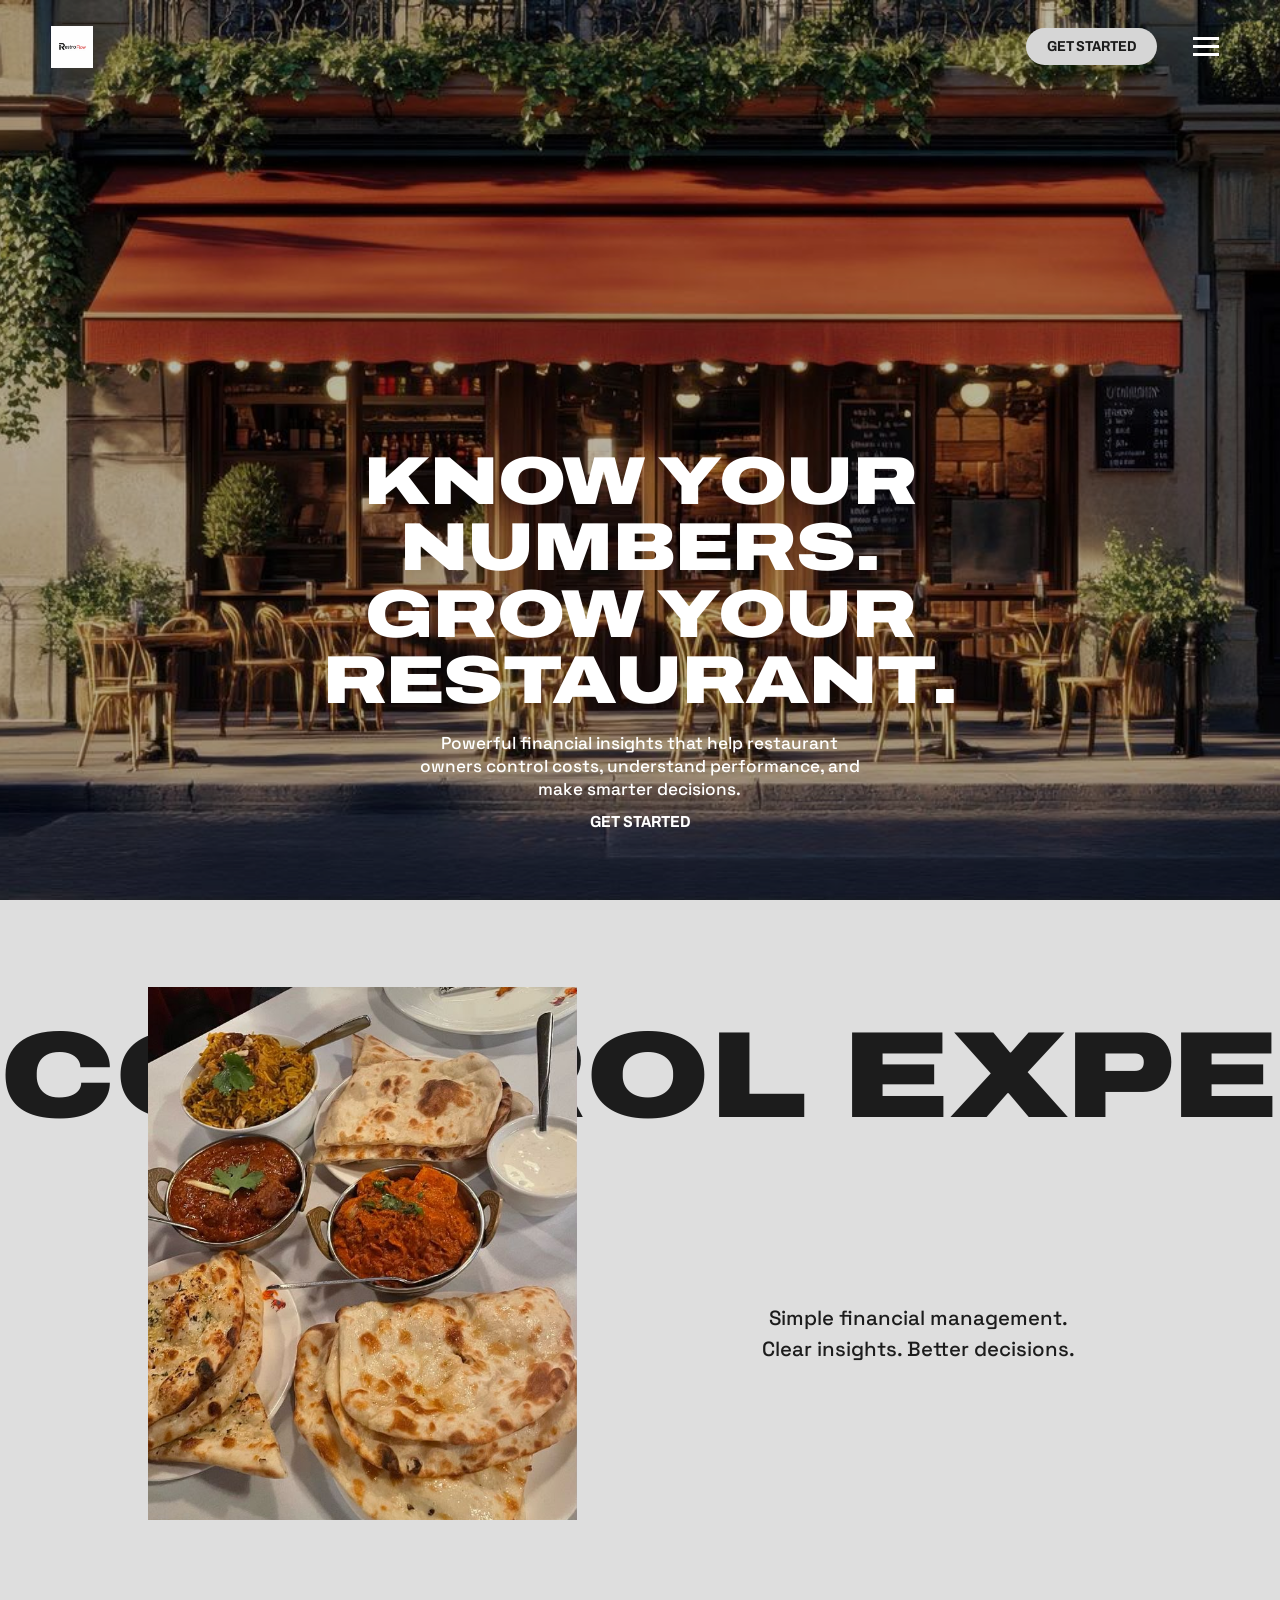
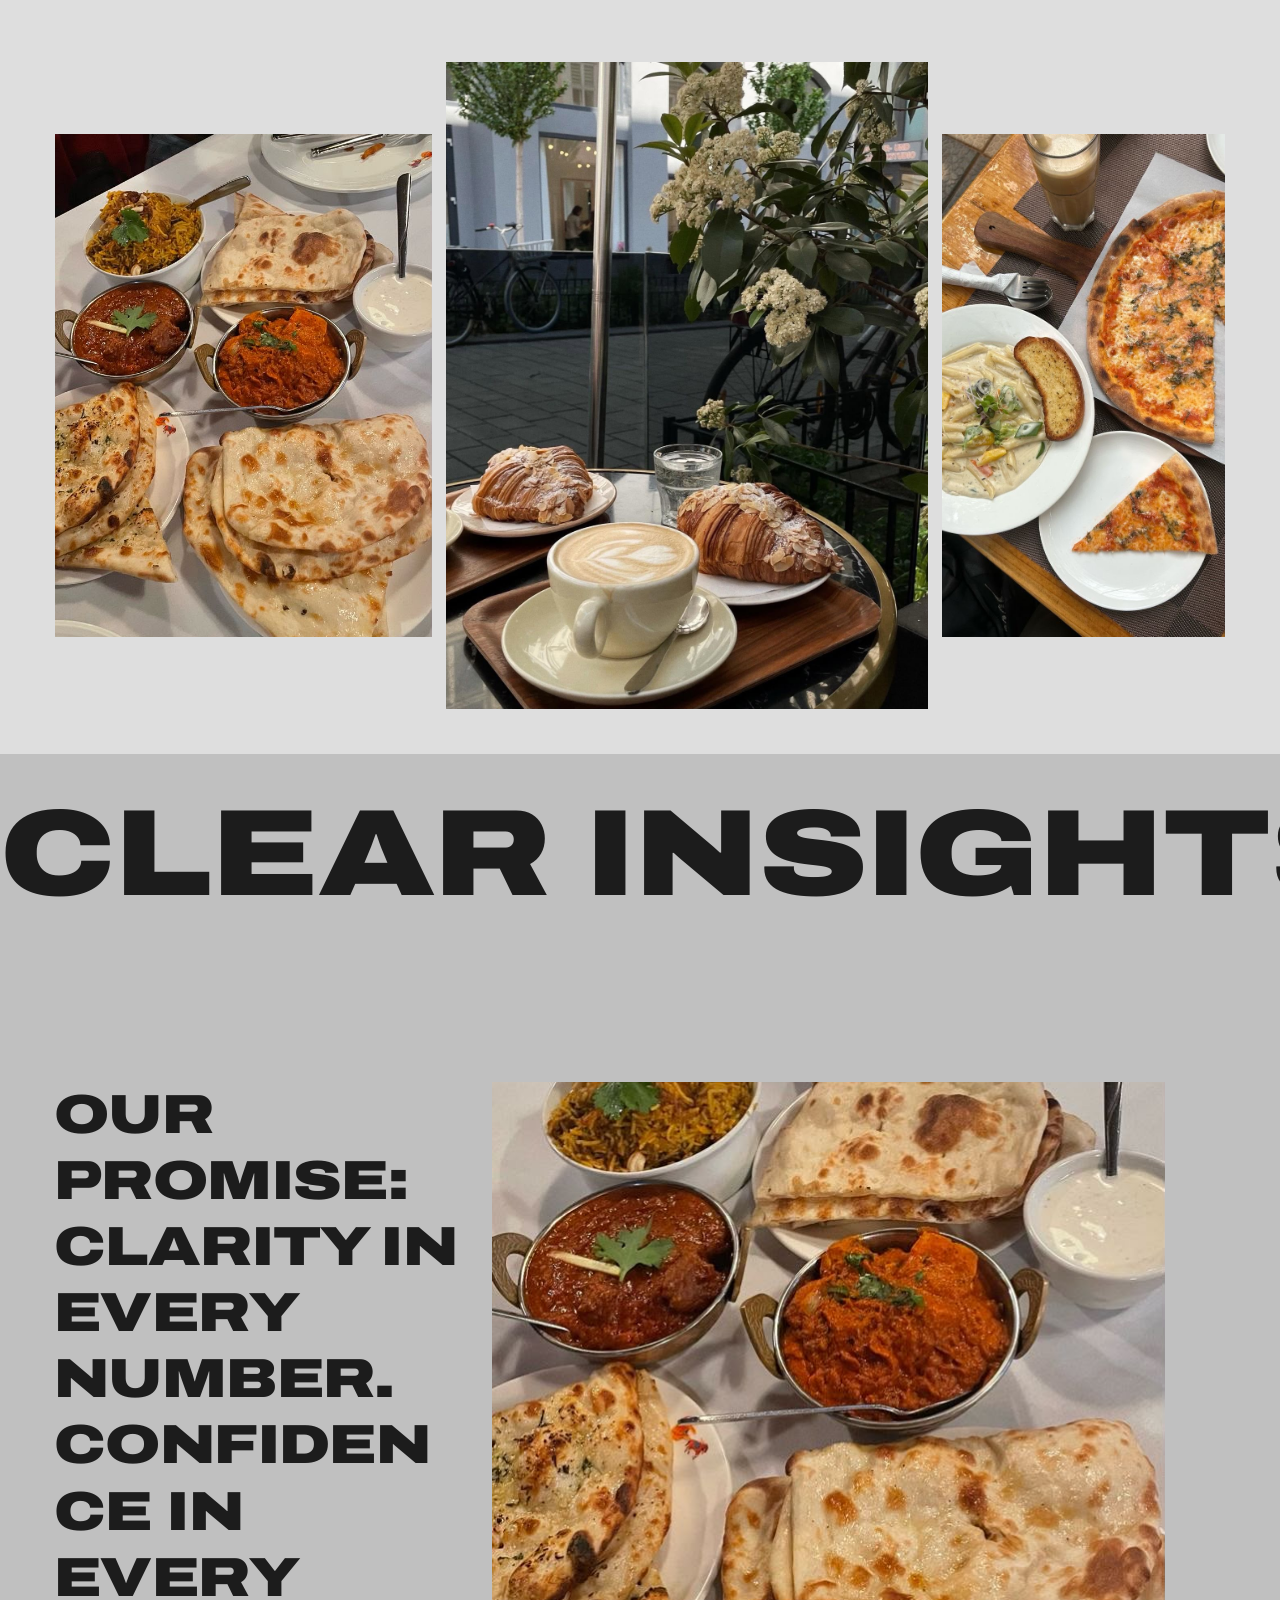
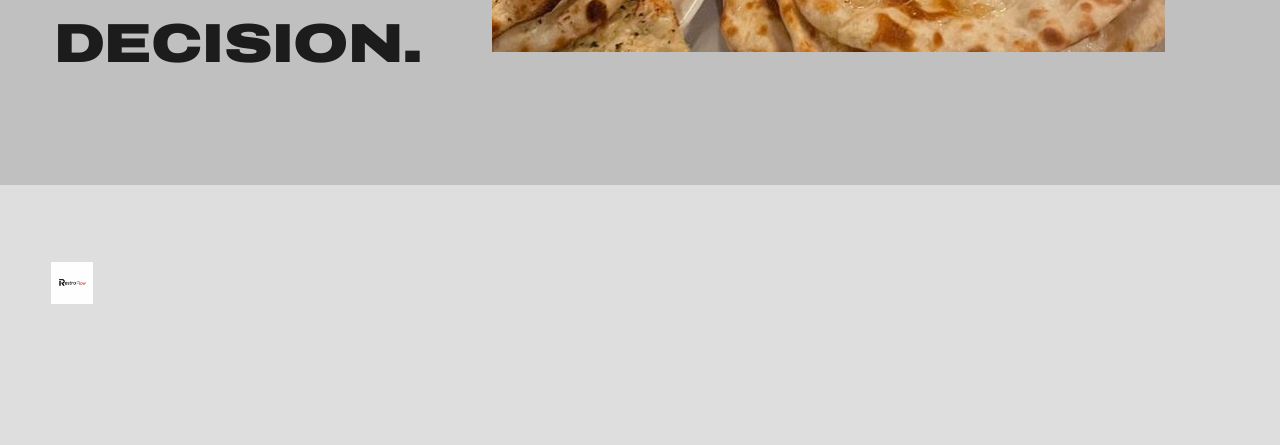
<file: index.html>
<!DOCTYPE html>
<html lang="en">
<head>
  <meta charset="UTF-8">
  <meta name="viewport" content="width=device-width, initial-scale=1">

  <title>RestroFlow</title>

  <link rel="preconnect" href="https://fonts.googleapis.com">
  <link rel="preconnect" href="https://fonts.gstatic.com" crossorigin>

  <link
    href="https://fonts.googleapis.com/css2?family=Archivo:wdth,wght@62..125,100..900&family=Space+Grotesk:wght@400;500;700&display=swap"
    rel="stylesheet"
  >

  <link rel="stylesheet" href="css/global.css">
  <link rel="stylesheet" href="css/layout.css">
  <link rel="stylesheet" href="css/components.css">
  <link rel="stylesheet" href="css/landing.css">

  <script defer src="js/ui.js"></script>
  <script defer src="js/navigation.js"></script>
  <script defer src="js/app.js"></script>
</head>

<body data-page="home" data-root="" data-header="overlay">

  <header id="site-header" class="site-header"></header>

  <main>

    <!-- HERO -->
    <section class="hero">

      <img
        class="hero__bg"
        src="assets/images/hero-restaurant.jpg"
        alt="Restaurant storefront"
      >

      <div class="hero__content">

        <h1 class="display">
          Know your numbers. Grow your restaurant.
        </h1>

        <p>
          Powerful financial insights that help restaurant owners control
          costs, understand performance, and make smarter decisions.
        </p>

        <a class="btn btn--primary" href="pages/dashboard.html">
          Get Started
        </a>

      </div>
    </section>


    <!-- FEATURE -->
    <section class="feature">

      <div class="marquee display" aria-hidden="true">
        <div class="marquee__track">

          <span class="marquee__item">Control Expenses</span>
          <span class="marquee__item">Control Expenses</span>
          <span class="marquee__item">Control Expenses</span>
          <span class="marquee__item">Control Expenses</span>

          <span class="marquee__item">Control Expenses</span>
          <span class="marquee__item">Control Expenses</span>
          <span class="marquee__item">Control Expenses</span>
          <span class="marquee__item">Control Expenses</span>

        </div>
      </div>

      <div class="feature__img">
        <img
          src="assets/images/food-indian.jpg"
          alt="Indian food served in a restaurant"
        >
      </div>

      <p class="feature__copy">
        Simple financial management.<br>
        Clear insights. Better decisions.
      </p>

    </section>


    <!-- GALLERY -->
    <section class="gallery" aria-label="Restaurant food gallery">

      <figure>
        <img
          src="assets/images/food-indian.jpg"
          alt="Indian food"
        >
      </figure>

      <figure>
        <img
          src="assets/images/coffee-croissant.jpg"
          alt="Coffee and croissant"
        >
      </figure>

      <figure>
        <img
          src="assets/images/pizza-pasta.jpg"
          alt="Pizza and pasta"
        >
      </figure>

    </section>


    <!-- BAND -->
    <section class="band-text">

      <div class="marquee display" aria-hidden="true">

        <div class="marquee__track">

          <span class="marquee__item">
            Clear insights • Smarter decisions •
          </span>

          <span class="marquee__item">
            Clear insights • Smarter decisions •
          </span>

          <span class="marquee__item">
            Clear insights • Smarter decisions •
          </span>

          <span class="marquee__item">
            Clear insights • Smarter decisions •
          </span>

        </div>

      </div>

    </section>


    <!-- PROMISE -->
    <section class="promise">

      <div class="promise__grid">

        <h2 class="display">
          Our promise: clarity in every number.
          Confidence in every decision.
        </h2>

        <div class="promise__img">

          <img
            src="assets/images/food-indian.jpg"
            alt="Indian food"
          >

        </div>

      </div>

    </section>

  </main>


  <footer id="site-footer" class="site-footer"></footer>

</body>
</html>
</file>
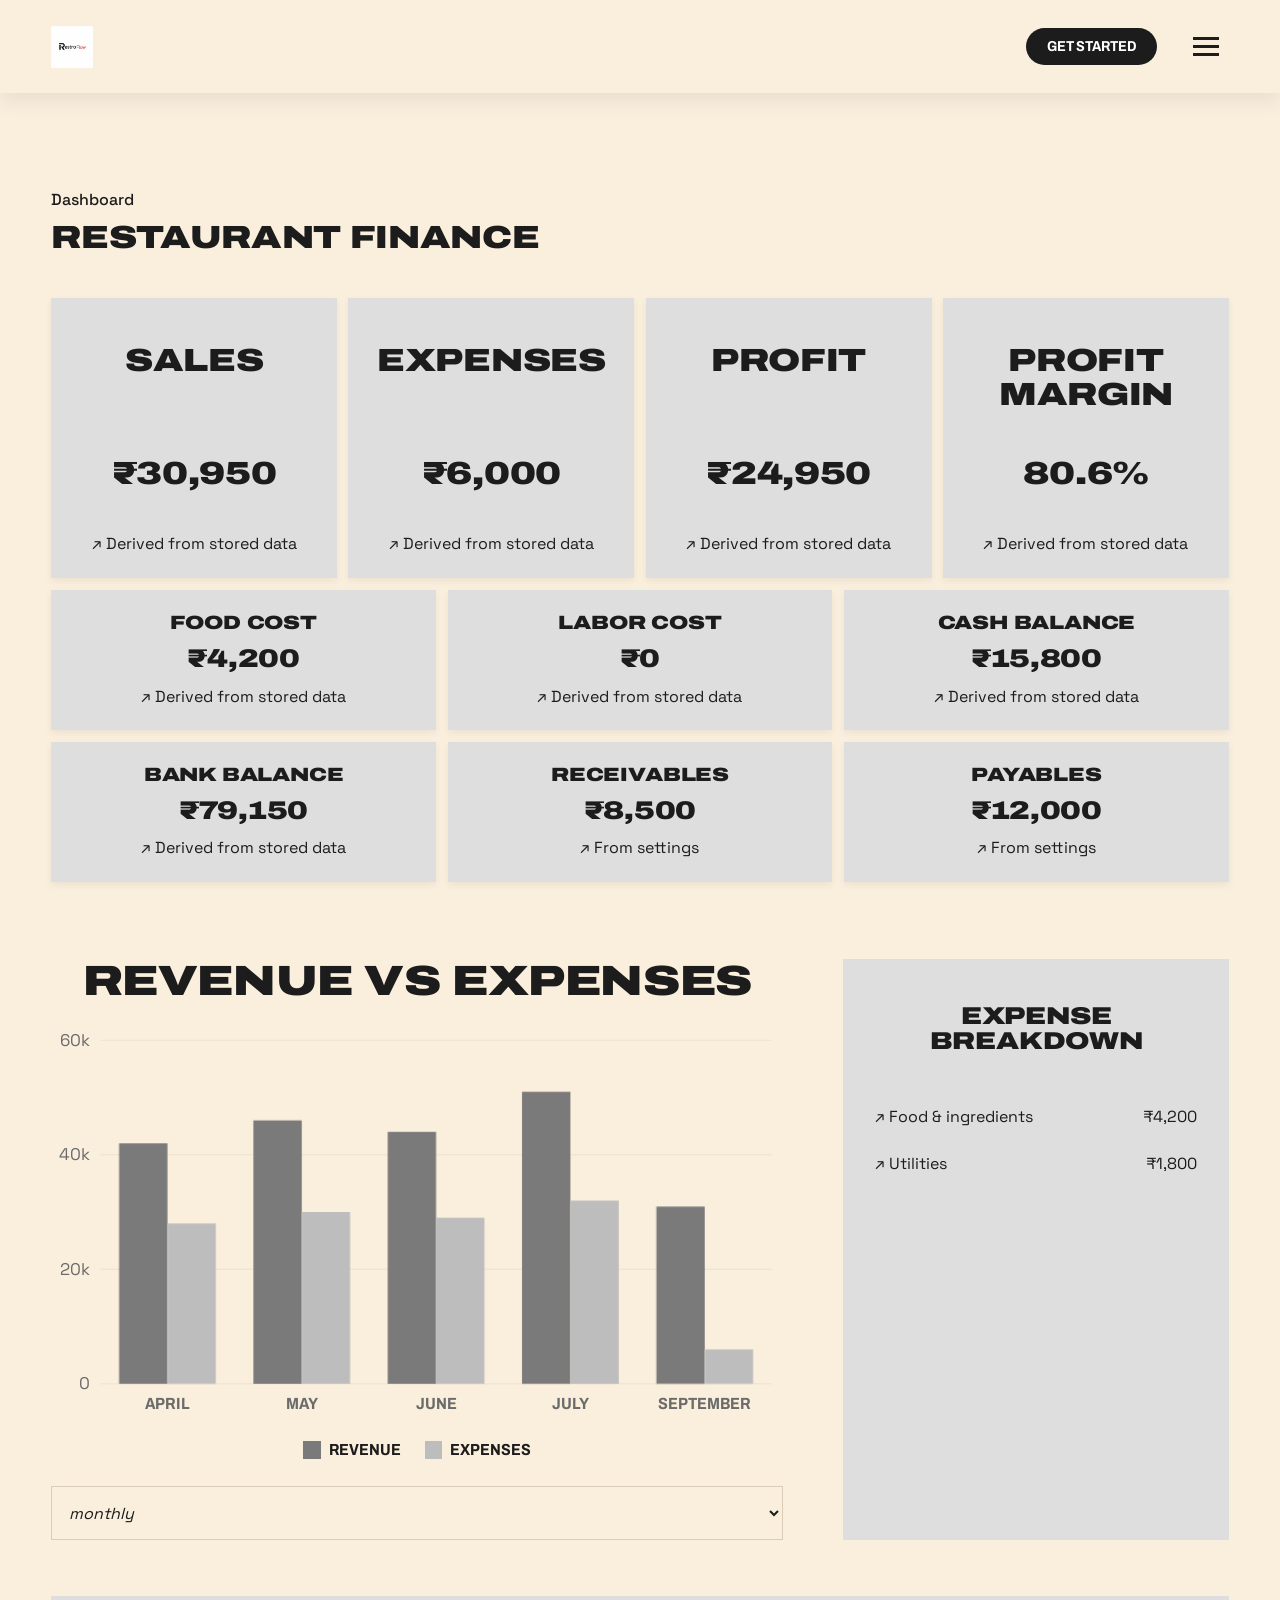
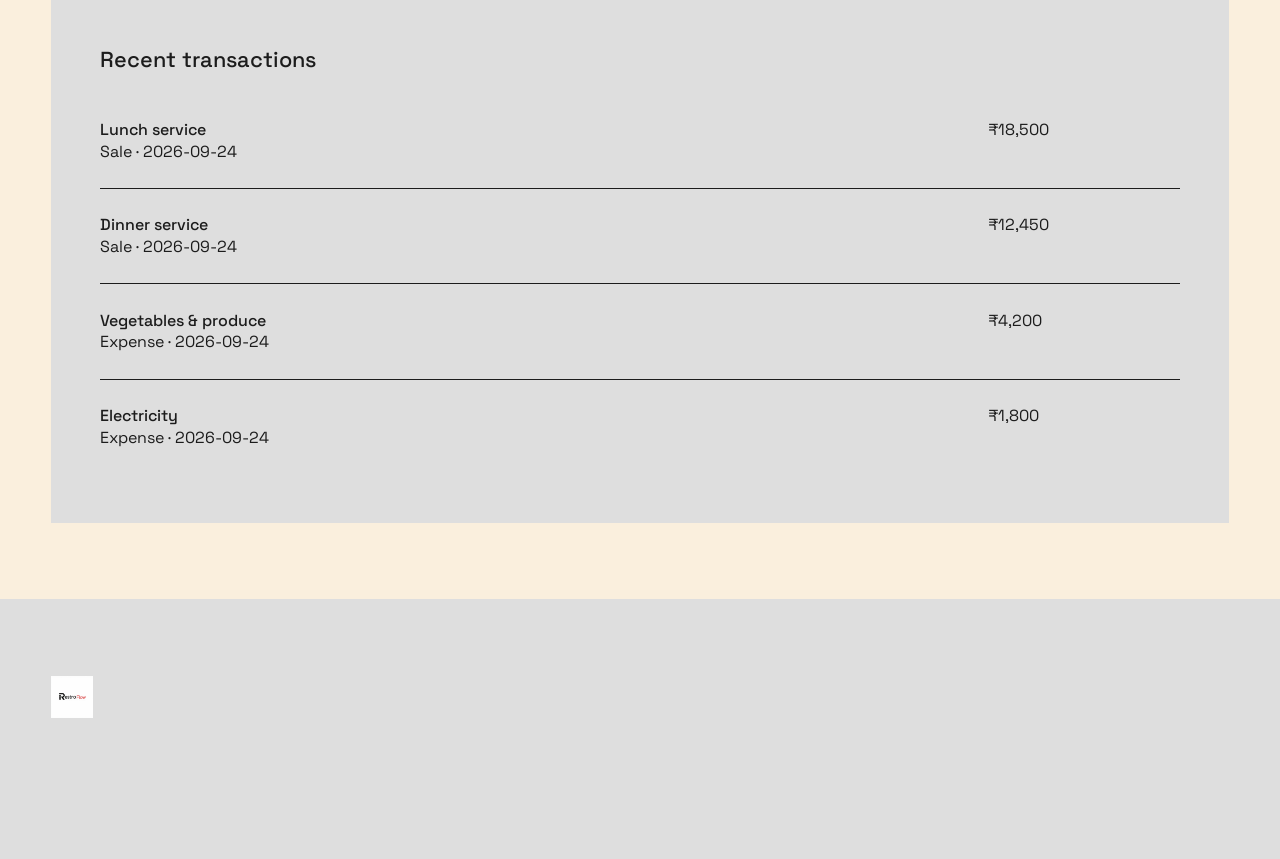
<file: pages/dashboard.html>
<!DOCTYPE html>
<html lang="en">
<head>
  <meta charset="UTF-8">
  <meta name="viewport" content="width=device-width, initial-scale=1">
  <title>DASHBOARD — RestoFlow</title>
  <link rel="preconnect" href="https://fonts.googleapis.com">
  <link rel="preconnect" href="https://fonts.gstatic.com" crossorigin>
  <link href="https://fonts.googleapis.com/css2?family=Archivo:wdth,wght@62..125,100..900&family=Space+Grotesk:wght@400;500;700&display=swap" rel="stylesheet">
  <link rel="stylesheet" href="../css/global.css">
  <link rel="stylesheet" href="../css/layout.css">
  <link rel="stylesheet" href="../css/components.css">
  <link rel="stylesheet" href="../css/dashboard.css">
  <script defer src="../data/demo-data.js"></script>
  <script defer src="../js/api.js"></script>
  <script defer src="../js/calc.js"></script>
  <script defer src="../js/ui.js"></script>
  <script defer src="../js/navigation.js"></script>
  <script defer src="../js/app.js"></script>
  <script defer src="../js/dashboard.js"></script>
</head>
<body data-page="dashboard" data-root="../">
  <header id="site-header" class="site-header"></header>

  <main class="page">
  <p class="eyebrow">Dashboard</p>
  <h1 class="display">Restaurant Finance</h1>

    <section id="kpi-main" class="stat-grid" aria-label="Key figures"><p class="loading">Loading…</p></section>
    <section id="kpi-more" class="stat-grid stat-grid--small" aria-label="More figures"></section>

    <div class="chart-row">
      <section aria-label="Revenue versus expenses">
        <h2 class="display chart-title">Revenue vs Expenses</h2>
        <div id="chart" role="img" aria-label="Bar chart comparing revenue and expenses"></div>
        <ul class="legend">
          <li><i class="l-rev"></i>Revenue</li>
          <li><i class="l-exp"></i>Expenses</li>
        </ul>
        <label class="visually-hidden" for="period">Chart period</label>
        <select id="period" class="input input--period">
          <option value="monthly">monthly</option>
          <option value="quarterly">quarterly</option>
        </select>
      </section>

      <aside class="panel" aria-label="Expense breakdown">
        <h2 class="display panel-title">Expense breakdown</h2>
        <ul id="breakdown-list" class="breakdown"></ul>
      </aside>
    </div>

    <section class="data-card txn-card" aria-label="Recent transactions">
      <h2 class="txn-title">Recent transactions</h2>
      <ul id="txn-list"></ul>
    </section>
  </main>

  <footer id="site-footer" class="site-footer"></footer>
</body>
</html>
</file>
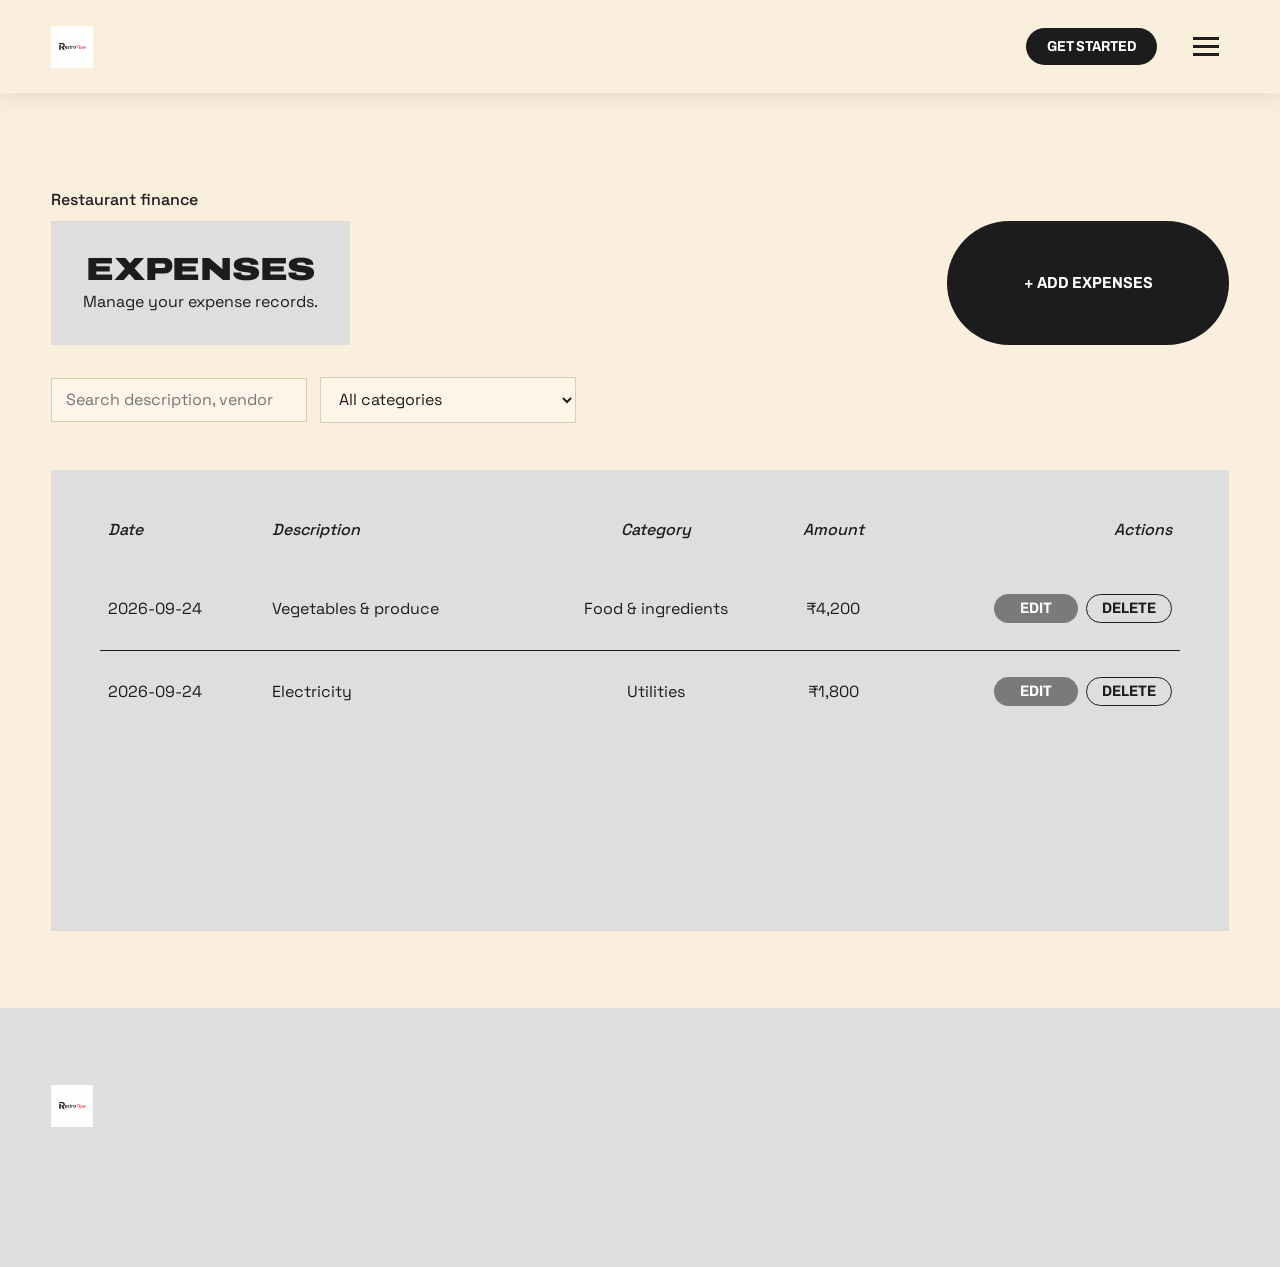
<file: pages/expenses.html>
<!DOCTYPE html>
<html lang="en">
<head>
  <meta charset="UTF-8">
  <meta name="viewport" content="width=device-width, initial-scale=1">
  <title>EXPENSES — RestoFlow</title>
  <link rel="preconnect" href="https://fonts.googleapis.com">
  <link rel="preconnect" href="https://fonts.gstatic.com" crossorigin>
  <link href="https://fonts.googleapis.com/css2?family=Archivo:wdth,wght@62..125,100..900&family=Space+Grotesk:wght@400;500;700&display=swap" rel="stylesheet">
  <link rel="stylesheet" href="../css/global.css">
  <link rel="stylesheet" href="../css/layout.css">
  <link rel="stylesheet" href="../css/components.css">
  <link rel="stylesheet" href="../css/pages.css">
  <script defer src="../data/demo-data.js"></script>
  <script defer src="../js/api.js"></script>
  <script defer src="../js/calc.js"></script>
  <script defer src="../js/ui.js"></script>
  <script defer src="../js/navigation.js"></script>
  <script defer src="../js/app.js"></script>
  <script defer src="../js/forms.js"></script>
  <script defer src="../js/expenses.js"></script>
</head>
<body data-page="expenses" data-root="../">
  <header id="site-header" class="site-header"></header>

  <main class="page">
    <p class="eyebrow">Restaurant finance</p>
    <div class="page-head">
      <div class="title-card">
        <h1 class="display">Expenses</h1>
        <p>Manage your expense records.</p>
      </div>
      <button id="add-btn" class="btn btn-dark btn-xl" type="button">+ Add expenses</button>
    </div>

    <div class="toolbar">
      <label class="visually-hidden" for="search">Search expenses</label>
      <input id="search" class="input" type="search" placeholder="Search description, vendor or date…">
      <label class="visually-hidden" for="filter">Filter by category</label>
      <select id="filter" class="input"><option value="all">All categories</option></select>
    </div>

    <section class="data-card data-card--tall" aria-label="Expense records">
      <table class="data-table">
        <thead>
          <tr>
            <th scope="col">Date</th><th scope="col">Description</th>
            <th scope="col" class="cell-center">Category</th><th scope="col" class="cell-center">Amount</th>
            <th scope="col" class="cell-actions">Actions</th>
          </tr>
        </thead>
        <tbody id="expense-body"><tr><td colspan="5" class="empty">Loading…</td></tr></tbody>
      </table>
    </section>
  </main>

  <footer id="site-footer" class="site-footer"></footer>
</body>
</html>
</file>
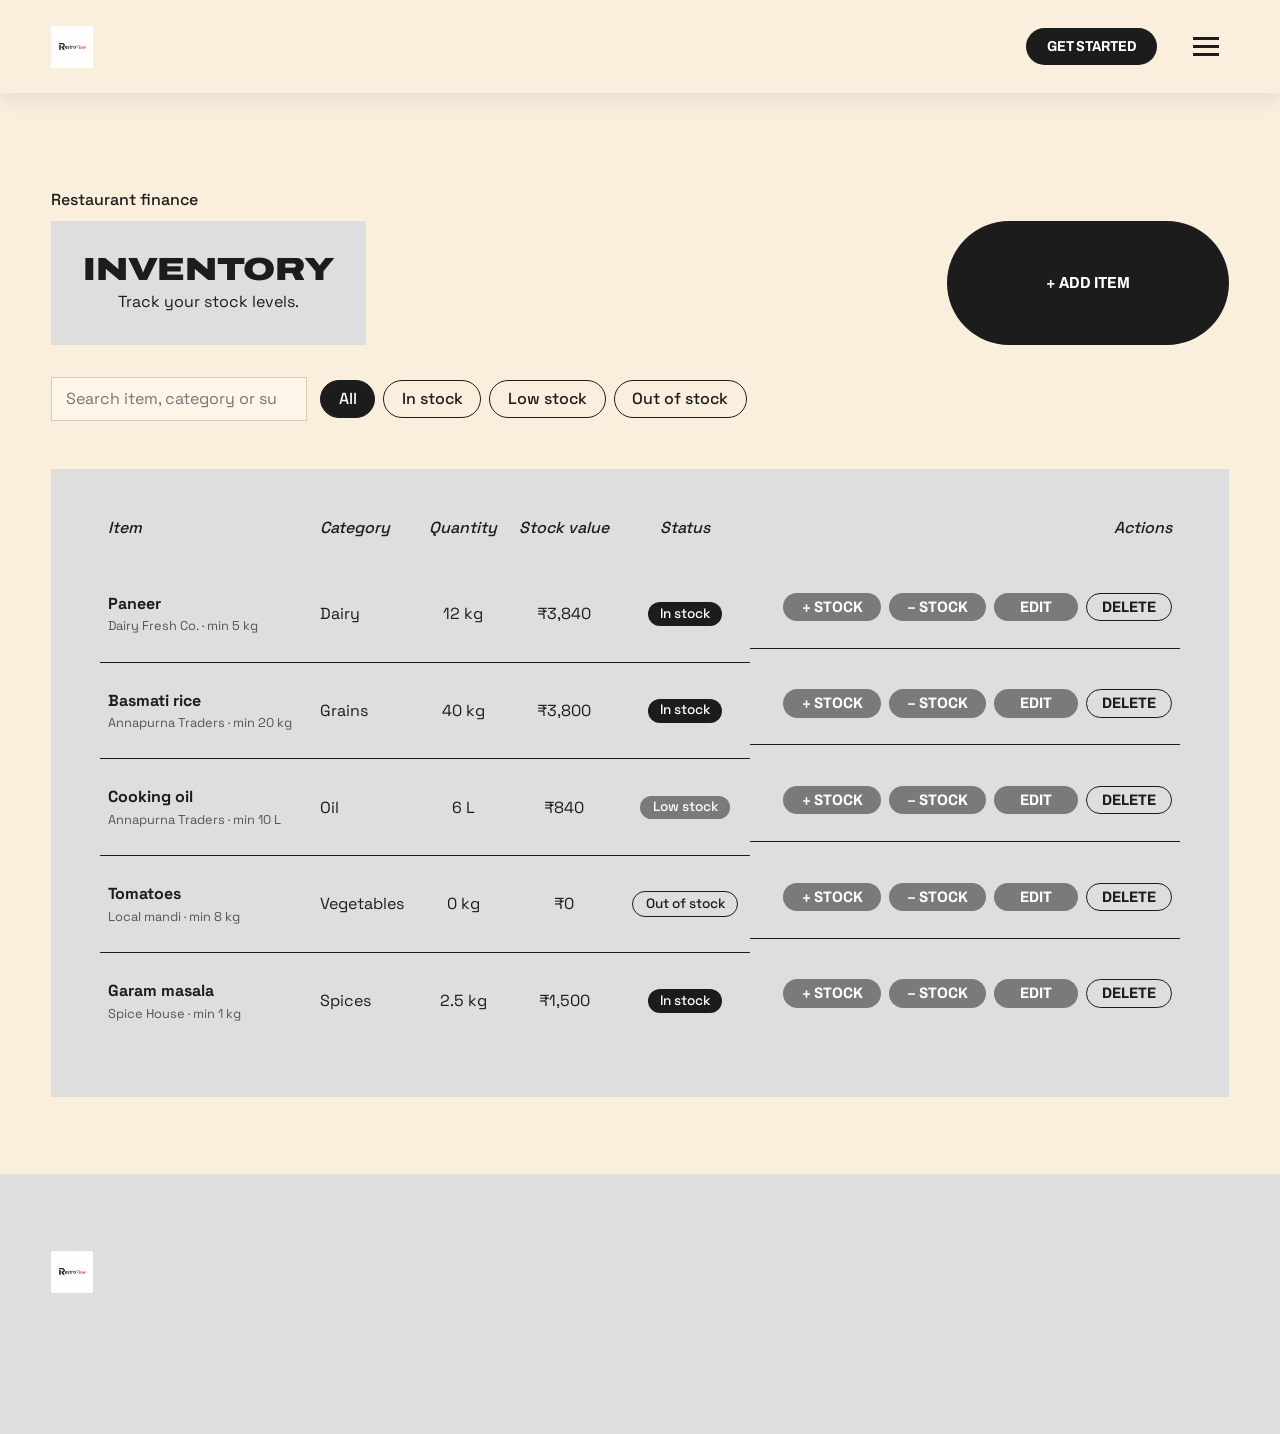
<file: pages/inventory.html>
<!DOCTYPE html>
<html lang="en">
<head>
  <meta charset="UTF-8">
  <meta name="viewport" content="width=device-width, initial-scale=1">
  <title>INVENTORY — RestoFlow</title>
  <link rel="preconnect" href="https://fonts.googleapis.com">
  <link rel="preconnect" href="https://fonts.gstatic.com" crossorigin>
  <link href="https://fonts.googleapis.com/css2?family=Archivo:wdth,wght@62..125,100..900&family=Space+Grotesk:wght@400;500;700&display=swap" rel="stylesheet">
  <link rel="stylesheet" href="../css/global.css">
  <link rel="stylesheet" href="../css/layout.css">
  <link rel="stylesheet" href="../css/components.css">
  <link rel="stylesheet" href="../css/pages.css">
  <script defer src="../data/demo-data.js"></script>
  <script defer src="../js/api.js"></script>
  <script defer src="../js/calc.js"></script>
  <script defer src="../js/ui.js"></script>
  <script defer src="../js/navigation.js"></script>
  <script defer src="../js/app.js"></script>
  <script defer src="../js/inventory.js"></script>
</head>
<body data-page="inventory" data-root="../">
  <header id="site-header" class="site-header"></header>

  <main class="page">
    <p class="eyebrow">Restaurant finance</p>
    <div class="page-head">
      <div class="title-card">
        <h1 class="display">Inventory</h1>
        <p>Track your stock levels.</p>
      </div>
      <button id="add-btn" class="btn btn-dark btn-xl" type="button">+ Add item</button>
    </div>

    <div class="toolbar">
      <label class="visually-hidden" for="search">Search inventory</label>
      <input id="search" class="input" type="search" placeholder="Search item, category or supplier…">
      <div class="tabs" role="group" aria-label="Filter by stock status">
        <button class="tab" type="button" data-tab="all" aria-pressed="true">All</button>
        <button class="tab" type="button" data-tab="in" aria-pressed="false">In stock</button>
        <button class="tab" type="button" data-tab="low" aria-pressed="false">Low stock</button>
        <button class="tab" type="button" data-tab="out" aria-pressed="false">Out of stock</button>
      </div>
    </div>

    <section class="data-card data-card--tall" aria-label="Inventory items">
      <table class="data-table data-table--inventory">
        <thead>
          <tr>
            <th scope="col">Item</th><th scope="col">Category</th>
            <th scope="col" class="cell-center">Quantity</th><th scope="col" class="cell-center">Stock value</th>
            <th scope="col" class="cell-center">Status</th><th scope="col" class="cell-actions">Actions</th>
          </tr>
        </thead>
        <tbody id="inventory-body"><tr><td colspan="6" class="empty">Loading…</td></tr></tbody>
      </table>
    </section>
  </main>

  <footer id="site-footer" class="site-footer"></footer>
</body>
</html>
</file>
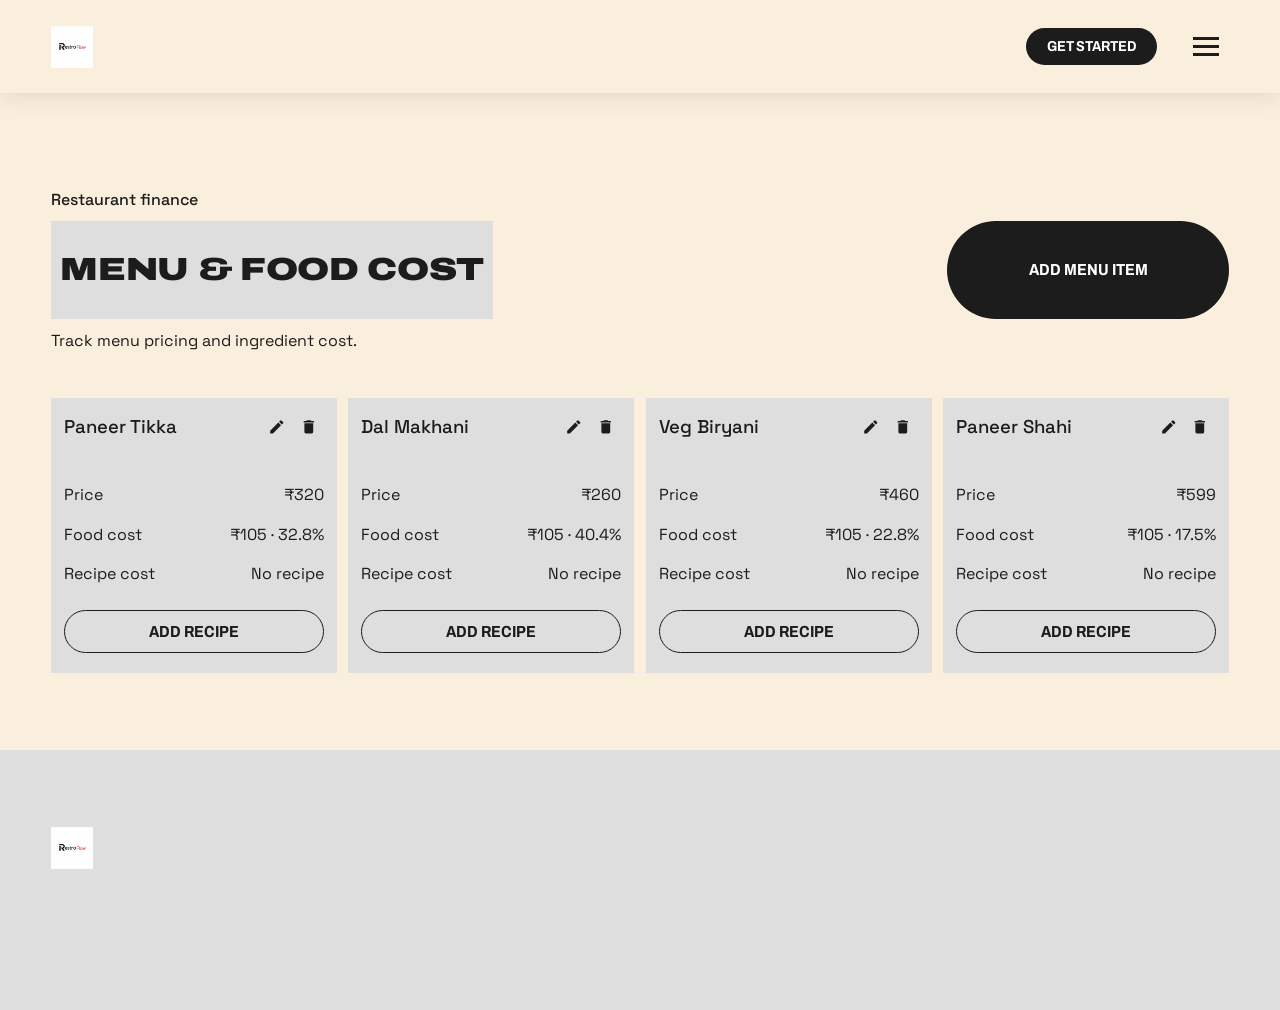
<file: pages/menu-food-cost.html>
<!DOCTYPE html>
<html lang="en">
<head>
  <meta charset="UTF-8">
  <meta name="viewport" content="width=device-width, initial-scale=1">
  <title>MENU &amp; FOOD COST — RestoFlow</title>
  <link rel="preconnect" href="https://fonts.googleapis.com">
  <link rel="preconnect" href="https://fonts.gstatic.com" crossorigin>
  <link href="https://fonts.googleapis.com/css2?family=Archivo:wdth,wght@62..125,100..900&family=Space+Grotesk:wght@400;500;700&display=swap" rel="stylesheet">
  <link rel="stylesheet" href="../css/global.css">
  <link rel="stylesheet" href="../css/layout.css">
  <link rel="stylesheet" href="../css/components.css">
  <link rel="stylesheet" href="../css/pages.css">
  <script defer src="../data/demo-data.js"></script>
  <script defer src="../js/api.js"></script>
  <script defer src="../js/calc.js"></script>
  <script defer src="../js/ui.js"></script>
  <script defer src="../js/navigation.js"></script>
  <script defer src="../js/app.js"></script>
  <script defer src="../js/menu.js"></script>
</head>
<body data-page="menu" data-root="../">
  <header id="site-header" class="site-header"></header>

  <main class="page">
    <p class="eyebrow">Restaurant finance</p>
    <div class="page-head">
      <div class="title-card title-card--left"><h1 class="display">Menu &amp; Food Cost</h1></div>
      <button id="add-btn" class="btn btn-dark btn-xl" type="button">Add menu item</button>
    </div>
    <p class="page-sub">Track menu pricing and ingredient cost.</p>

    <section id="menu-grid" class="menu-grid" aria-label="Menu items"><p class="loading">Loading…</p></section>
  </main>

  <footer id="site-footer" class="site-footer"></footer>
</body>
</html>
</file>
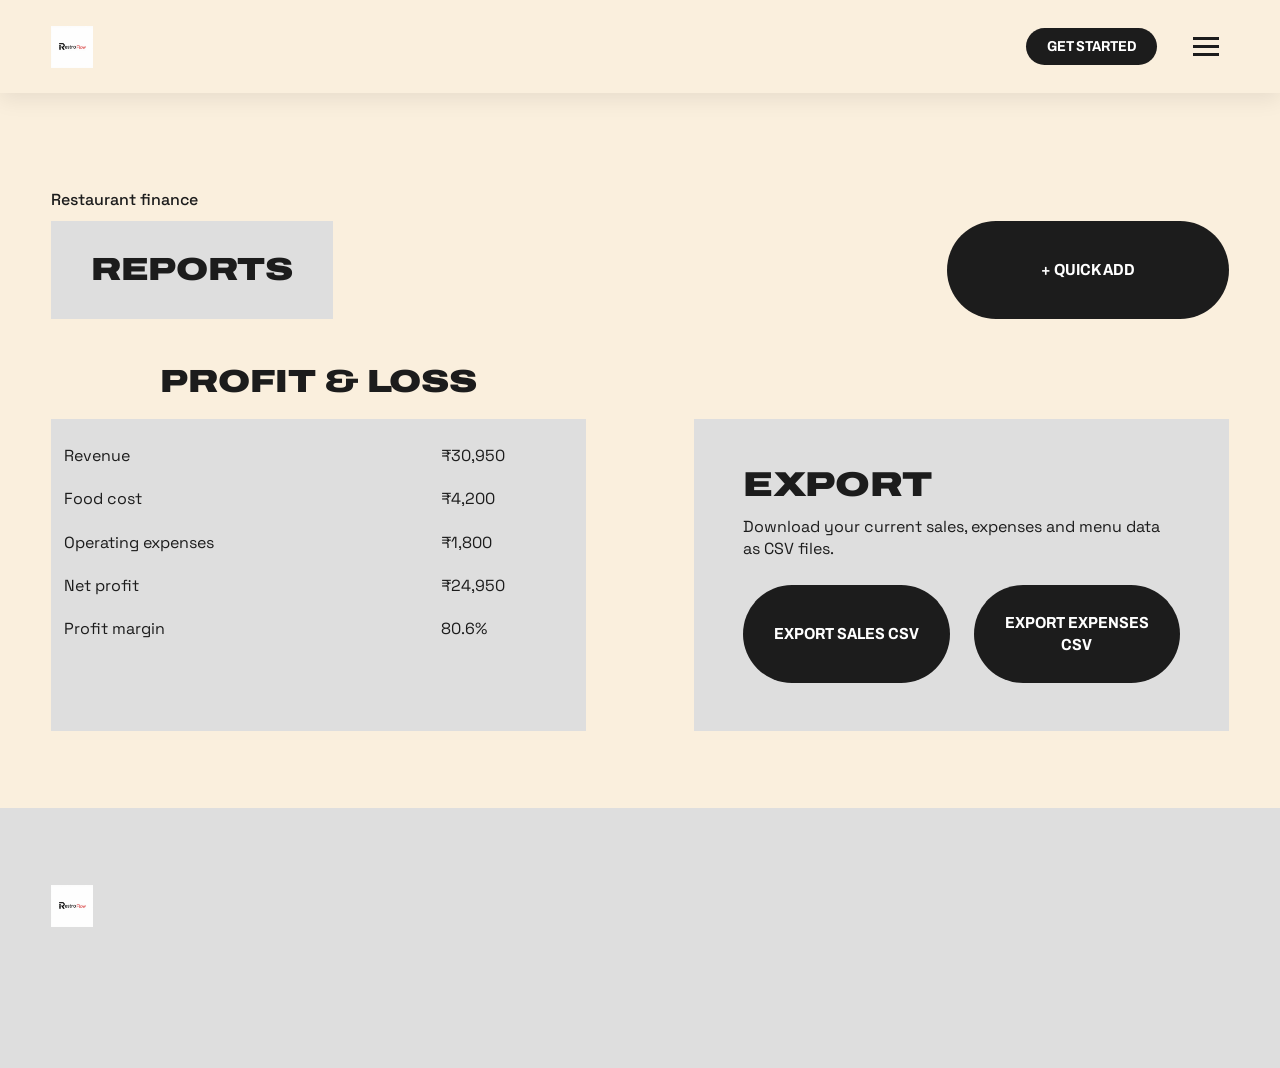
<file: pages/reports.html>
<!DOCTYPE html>
<html lang="en">
<head>
  <meta charset="UTF-8">
  <meta name="viewport" content="width=device-width, initial-scale=1">
  <title>REPORTS — RestoFlow</title>
  <link rel="preconnect" href="https://fonts.googleapis.com">
  <link rel="preconnect" href="https://fonts.gstatic.com" crossorigin>
  <link href="https://fonts.googleapis.com/css2?family=Archivo:wdth,wght@62..125,100..900&family=Space+Grotesk:wght@400;500;700&display=swap" rel="stylesheet">
  <link rel="stylesheet" href="../css/global.css">
  <link rel="stylesheet" href="../css/layout.css">
  <link rel="stylesheet" href="../css/components.css">
  <link rel="stylesheet" href="../css/pages.css">
  <script defer src="../data/demo-data.js"></script>
  <script defer src="../js/api.js"></script>
  <script defer src="../js/calc.js"></script>
  <script defer src="../js/ui.js"></script>
  <script defer src="../js/navigation.js"></script>
  <script defer src="../js/app.js"></script>
  <script defer src="../js/forms.js"></script>
  <script defer src="../js/reports.js"></script>
</head>
<body data-page="reports" data-root="../">
  <header id="site-header" class="site-header"></header>

  <main class="page">
    <p class="eyebrow">Restaurant finance</p>
    <div class="page-head">
      <div class="title-card"><h1 class="display">Reports</h1></div>
      <button id="quick-add" class="btn btn-dark btn-xl" type="button">+ Quick add</button>
    </div>

    <div class="report-grid">
      <h2 class="display report-heading">Profit &amp; Loss</h2>
      <section class="data-card pl-card" aria-label="Profit and loss">
        <dl id="pl-list" class="pl-list"></dl>
      </section>

      <section class="data-card export-card" aria-label="Export">
        <h2 class="display">Export</h2>
        <p>Download your current sales, expenses and menu data as CSV files.</p>
        <div class="export-actions">
          <button id="export-sales" class="btn btn-dark" type="button">Export sales CSV</button>
          <button id="export-expenses" class="btn btn-dark" type="button">Export expenses CSV</button>
        </div>
      </section>
    </div>
  </main>

  <footer id="site-footer" class="site-footer"></footer>
</body>
</html>
</file>
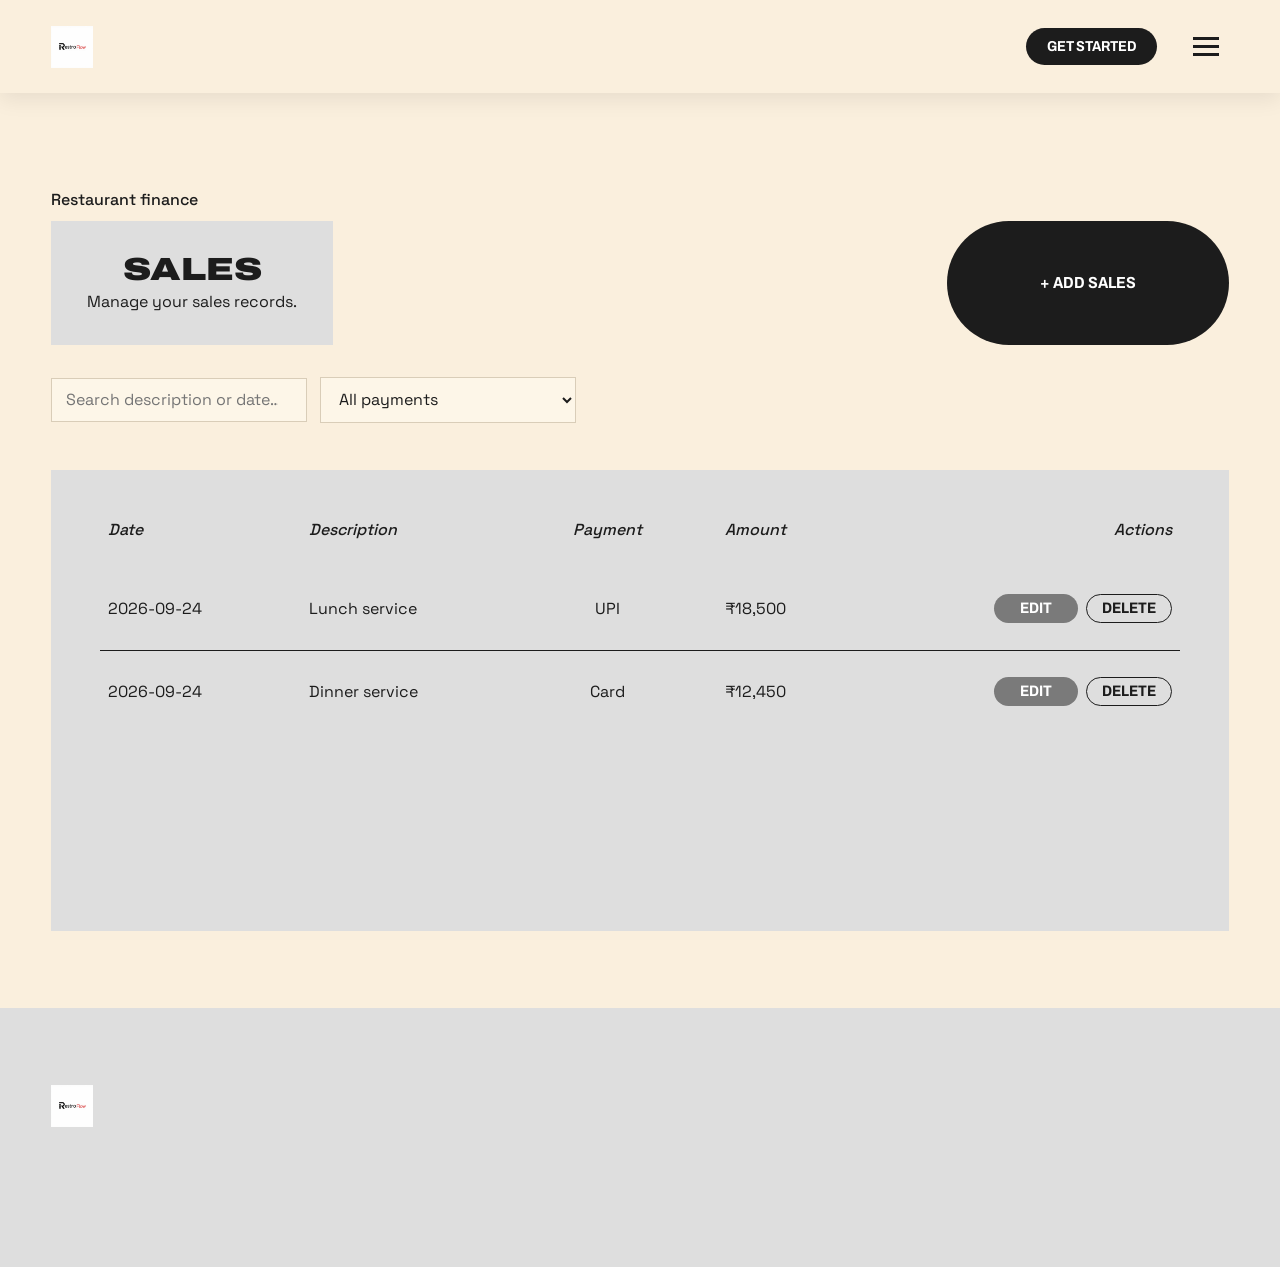
<file: pages/sales.html>
<!DOCTYPE html>
<html lang="en">
<head>
  <meta charset="UTF-8">
  <meta name="viewport" content="width=device-width, initial-scale=1">
  <title>SALES — RestoFlow</title>
  <link rel="preconnect" href="https://fonts.googleapis.com">
  <link rel="preconnect" href="https://fonts.gstatic.com" crossorigin>
  <link href="https://fonts.googleapis.com/css2?family=Archivo:wdth,wght@62..125,100..900&family=Space+Grotesk:wght@400;500;700&display=swap" rel="stylesheet">
  <link rel="stylesheet" href="../css/global.css">
  <link rel="stylesheet" href="../css/layout.css">
  <link rel="stylesheet" href="../css/components.css">
  <link rel="stylesheet" href="../css/pages.css">
  <script defer src="../data/demo-data.js"></script>
  <script defer src="../js/api.js"></script>
  <script defer src="../js/calc.js"></script>
  <script defer src="../js/ui.js"></script>
  <script defer src="../js/navigation.js"></script>
  <script defer src="../js/app.js"></script>
  <script defer src="../js/forms.js"></script>
  <script defer src="../js/sales.js"></script>
</head>
<body data-page="sales" data-root="../">
  <header id="site-header" class="site-header"></header>


  <main class="page">
    <p class="eyebrow">Restaurant finance</p>
    <div class="page-head">
      <div class="title-card">
        <h1 class="display">Sales</h1>
        <p>Manage your sales records.</p>
      </div>
      <button id="add-btn" class="btn btn-dark btn-xl" type="button">+ Add sales</button>
    </div>


    <div class="toolbar">
      <label class="visually-hidden" for="search">Search sales</label>
      <input id="search" class="input" type="search" placeholder="Search description or date…">
      <label class="visually-hidden" for="filter">Filter by payment</label>
      <select id="filter" class="input">
        <option value="all">All payments</option>
        <option>Cash</option><option>UPI</option><option>Card</option><option>Online</option>
      </select>
    </div>


    <section class="data-card data-card--tall" aria-label="Sales records">
      <table class="data-table">
        <thead>
          <tr>
            <th scope="col">Date</th><th scope="col">Description</th>
            <th scope="col" class="cell-center">Payment</th><th scope="col" class="cell-center">Amount</th>
            <th scope="col" class="cell-actions">Actions</th>
          </tr>
        </thead>
        <tbody id="sales-body"><tr><td colspan="5" class="empty">Loading…</td></tr></tbody>
      </table>
    </section>
  </main>


  <footer id="site-footer" class="site-footer"></footer>
</body>
</html>
</file>
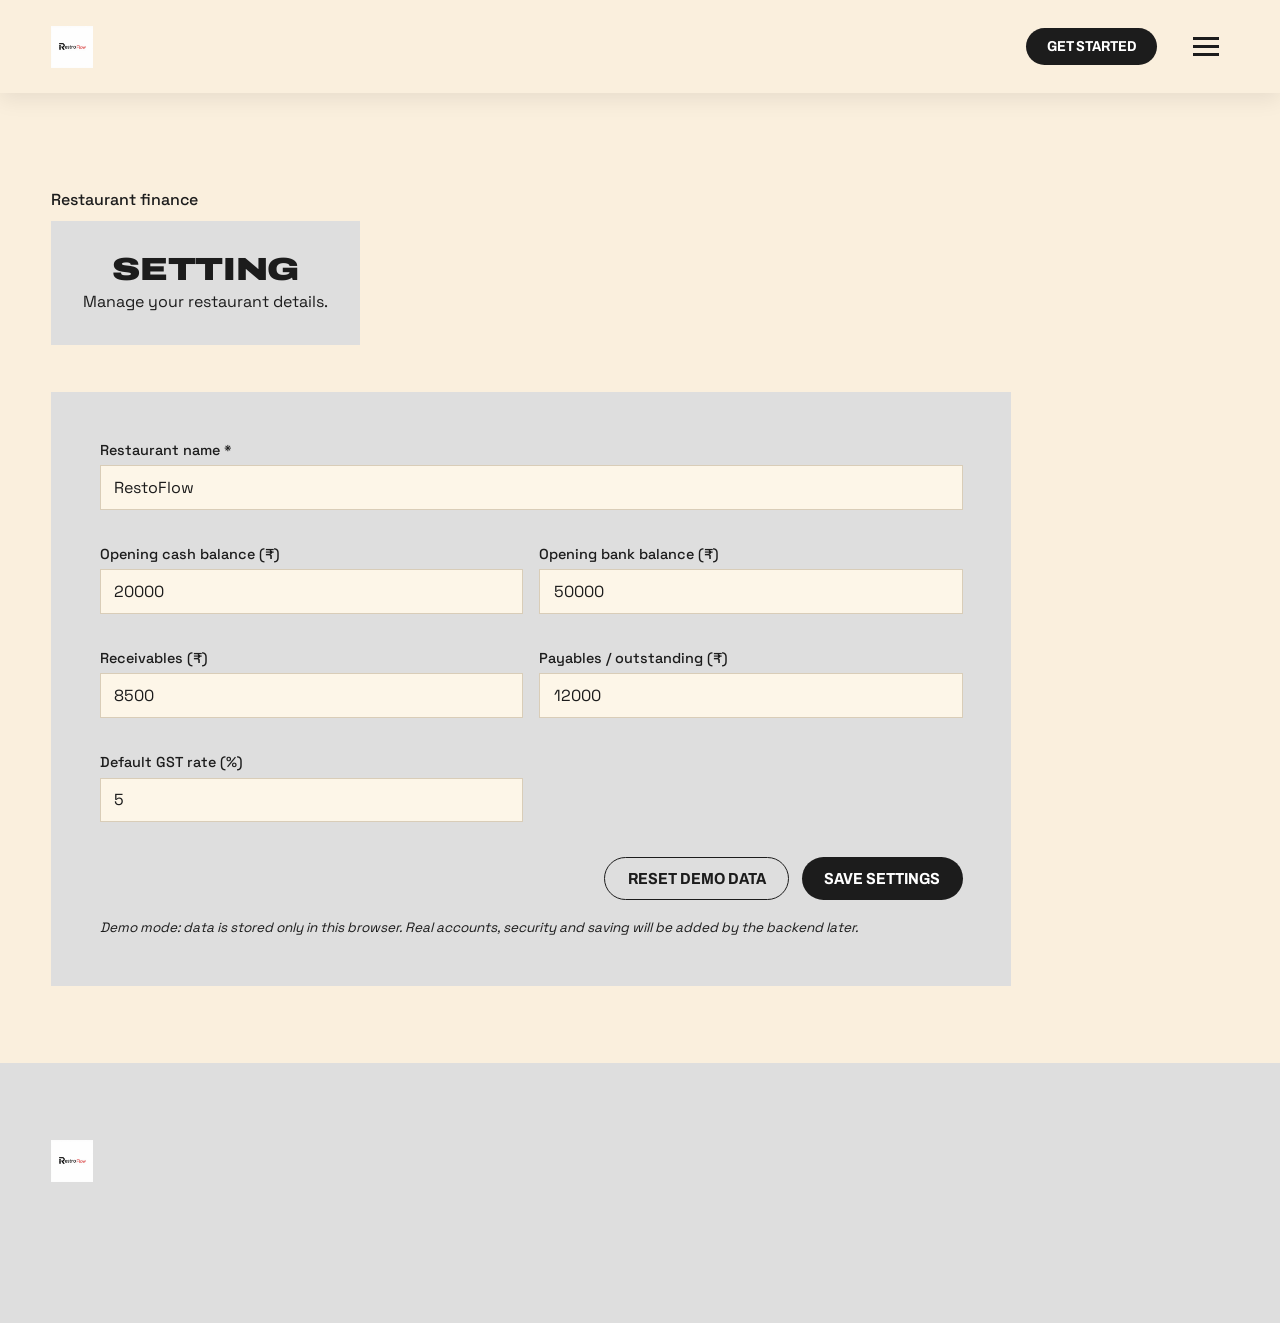
<file: pages/settings.html>
<!DOCTYPE html>
<html lang="en">
<head>
  <meta charset="UTF-8">
  <meta name="viewport" content="width=device-width, initial-scale=1">
  <title>SETTING — RestoFlow</title>
  <link rel="preconnect" href="https://fonts.googleapis.com">
  <link rel="preconnect" href="https://fonts.gstatic.com" crossorigin>
  <link href="https://fonts.googleapis.com/css2?family=Archivo:wdth,wght@62..125,100..900&family=Space+Grotesk:wght@400;500;700&display=swap" rel="stylesheet">
  <link rel="stylesheet" href="../css/global.css">
  <link rel="stylesheet" href="../css/layout.css">
  <link rel="stylesheet" href="../css/components.css">
  <link rel="stylesheet" href="../css/pages.css">
  <script defer src="../data/demo-data.js"></script>
  <script defer src="../js/api.js"></script>
  <script defer src="../js/calc.js"></script>
  <script defer src="../js/ui.js"></script>
  <script defer src="../js/navigation.js"></script>
  <script defer src="../js/app.js"></script>
  <script defer src="../js/settings.js"></script>
</head>
<body data-page="settings" data-root="../">
  <header id="site-header" class="site-header"></header>

  <main class="page">
    <p class="eyebrow">Restaurant finance</p>
    <div class="page-head">
      <div class="title-card">
        <h1 class="display">Setting</h1>
        <p>Manage your restaurant details.</p>
      </div>
    </div>

    <section class="data-card settings-card" aria-label="Settings">
      <div id="settings-host"><p class="loading">Loading…</p></div>
      <p class="settings-note">Demo mode: data is stored only in this browser. Real accounts, security and saving will be added by the backend later.</p>
    </section>
  </main>

  <footer id="site-footer" class="site-footer"></footer>
</body>
</html>
</file>
<file: css/global.css>
:root {
  --cream: #faefdd;
  --gray: #dedede;
  --gray-mid: #c0c0c0;
  --ink: #1c1c1c;
  --muted: #7a7a7a;
  --bar-light: #bdbdbd;
  --font-display: 'Archivo', 'Arial Black', Impact, sans-serif;
  --font-body: 'Space Grotesk', system-ui, sans-serif;
  --fs-body: clamp(1rem, 1.15vw, 1.4rem);
  --pad-x: clamp(1rem, 4vw, 4.8rem);
  --ease: cubic-bezier(.2, .7, .2, 1);
}
*, *::before, *::after { box-sizing: border-box; }
body, h1, h2, h3, p, ul, dl, dd, figure { margin: 0; }
ul { padding: 0; list-style: none; }
body { font-family: var(--font-body); font-size: var(--fs-body); line-height: 1.35; color: var(--ink); background: var(--cream); -webkit-font-smoothing: antialiased; }
img { display: block; max-width: 100%; }
a { color: inherit; }
button, input, select, textarea { font: inherit; color: inherit; }
[hidden] { display: none !important; }
:focus-visible { outline: 3px solid var(--ink); outline-offset: 3px; }
body.modal-open { overflow: hidden; }
.img-missing { opacity: 0; }

.display { font-family: var(--font-display); font-weight: 900; font-stretch: 125%; text-transform: uppercase; line-height: 1.05; letter-spacing: -.01em; }
.visually-hidden { position: absolute !important; width: 1px; height: 1px; overflow: hidden; clip: rect(0 0 0 0); white-space: nowrap; }

@keyframes fade-in { from { opacity: 0; transform: translateY(8px); } }
.page { animation: fade-in .4s var(--ease) both; }

@media (prefers-reduced-motion: reduce) {
  *, *::before, *::after { animation-duration: .001ms !important; animation-iteration-count: 1 !important; transition-duration: .001ms !important; scroll-behavior: auto !important; }
  .marquee__track { animation: none !important; }
}
</file>
<file: css/layout.css>
/* ---------- Header ---------- */
.site-header { position: sticky; top: 0; z-index: 40; background: var(--cream); box-shadow: 0 .5vw 1.6vw rgba(0,0,0,.08); }
.site-header__inner { display: flex; align-items: center; gap: clamp(1rem, 2.1vw, 2.6rem); padding: clamp(.7rem, 2vw, 2.4rem) var(--pad-x); }
.brand { font-family: var(--font-display); font-weight: 900; font-stretch: 125%; font-size: clamp(1.25rem, 1.9vw, 2.4rem); text-transform: uppercase; text-decoration: none; letter-spacing: -.01em; white-space: nowrap; }
.site-nav ul { display: flex; gap: clamp(.9rem, 2vw, 2.6rem); }
.site-nav a { font-family: var(--font-display); font-weight: 700; font-stretch: 88%; font-size: clamp(.85rem, 1.2vw, 1.6rem); text-transform: uppercase; text-decoration: none; white-space: nowrap; transition: opacity .2s; }
.site-nav a:hover { opacity: .6; }
.site-nav a[aria-current="page"] { text-decoration: underline; text-decoration-thickness: 2px; text-underline-offset: .4em; }
.site-header__cta { margin-left: auto; font-size: clamp(.9rem, 1.25vw, 1.6rem); padding: clamp(.6rem, 1.6vw, 2rem) clamp(1.1rem, 2.7vw, 3.4rem); text-decoration: none; }

.nav-toggle { display: none; flex-direction: column; gap: 5px; padding: .6rem; background: none; border: 0; cursor: pointer; }
.nav-toggle__line { width: 26px; height: 3px; background: currentColor; transition: transform .25s var(--ease), opacity .2s; }
.is-open .nav-toggle__line:nth-child(1) { transform: translateY(8px) rotate(45deg); }
.is-open .nav-toggle__line:nth-child(2) { opacity: 0; }
.is-open .nav-toggle__line:nth-child(3) { transform: translateY(-8px) rotate(-45deg); }

/* Landing page: transparent header over the hero photo */
.site-header.is-overlay { position: absolute; left: 0; right: 0; background: transparent; box-shadow: none; color: #fff; }
.is-overlay .btn-dark { background: #d6d6d6; color: var(--ink); }

@media (max-width: 1360px) {
  .nav-toggle { display: flex; }
  .site-nav { position: absolute; top: 100%; left: 0; right: 0; padding: 1rem var(--pad-x) 1.5rem; background: var(--cream); color: var(--ink); box-shadow: 0 1rem 1.5rem rgba(0,0,0,.12); opacity: 0; visibility: hidden; transform: translateY(-8px); transition: opacity .2s, transform .25s var(--ease), visibility .2s; }
  .site-nav ul { flex-direction: column; gap: 1rem; }
  .site-nav a { font-size: 1.1rem; }
  .is-open .site-nav { opacity: 1; visibility: visible; transform: none; }
  .is-overlay .site-nav { background: rgba(28,28,28,.96); color: #fff; }
  .site-header__cta { font-size: .9rem; padding: .6rem 1.1rem; }
}

/* ---------- Page wrapper ---------- */
.page { padding: clamp(2.5rem, 7.5vw, 9rem) var(--pad-x) clamp(3rem, 6vw, 7rem); min-height: 60vh; }
.eyebrow { font-weight: 500; margin-bottom: .8vw; }

/* ---------- Footer ---------- */
.site-footer { background: var(--gray); padding: 6vw var(--pad-x) 11vw; }
.site-footer__inner { display: flex; justify-content: space-between; align-items: baseline; flex-wrap: wrap; gap: 1.5rem 3rem; }
.footer-brand, .footer-mail { font-size: clamp(1.3rem, 3vw, 3.8rem); text-decoration: none; text-transform: uppercase; overflow-wrap: anywhere; transition: opacity .2s; }
.footer-brand:hover, .footer-mail:hover { opacity: .6; }
/* RestroFlow logo */

.brand {
  display: inline-flex;
  align-items: center;
  text-decoration: none;
}

.brand__logo {
  display: block;
  width: auto;
  height: 42px;
  max-width: 180px;
  object-fit: contain;
}

.footer-brand {
  display: inline-flex;
  align-items: center;
  text-decoration: none;
}

.footer-brand__logo {
  display: block;
  width: auto;
  height: 42px;
  max-width: 180px;
  object-fit: contain;
}

@media (max-width: 700px) {
  .brand__logo {
    height: 36px;
    max-width: 150px;
  }

  .footer-brand__logo {
    height: 36px;
    max-width: 150px;
  }
}
</file>
<file: css/components.css>
/* ---------- Buttons ---------- */
.btn { display: inline-flex; align-items: center; justify-content: center; gap: .4em; padding: .6em 1.4em; border: 0; border-radius: 999px; font-family: var(--font-display); font-weight: 700; font-stretch: 88%; text-transform: uppercase; text-align: center; cursor: pointer; text-decoration: none; transition: transform .18s var(--ease), box-shadow .18s, background-color .18s, opacity .18s; }
.btn:hover { transform: translateY(-2px); box-shadow: 0 .6rem 1.2rem rgba(0,0,0,.18); }
.btn:active { transform: translateY(0) scale(.97); box-shadow: none; }
.btn:disabled { opacity: .5; pointer-events: none; }
.btn-dark { background: var(--ink); color: #fff; }
.btn-light { background: var(--gray); color: var(--ink); border: 1px solid var(--ink); }
.btn-edit { background: var(--muted); color: #fff; padding: .25em 1.2em; font-size: .95em; min-width: 5.5em; }
.btn-delete { background: transparent; color: var(--ink); border: 1px solid var(--ink); padding: .2em 1em; font-size: .95em; box-shadow: none; }
.btn-xl { min-width: 22vw; font-size: clamp(1rem, 1.25vw, 1.6rem); }

/* ---------- Title card + page head ---------- */
.page-head { display: flex; align-items: stretch; justify-content: space-between; gap: 1rem; }
.title-card { background: var(--gray); padding: 2.5vw 2.5vw; min-width: 22vw; display: flex; flex-direction: column; justify-content: center; align-items: center; text-align: center; gap: .3rem; }
.title-card h1 { font-size: clamp(1.6rem, 2.5vw, 3.2rem); }
.title-card--left { align-items: flex-start; text-align: left; padding-inline: .7vw; }
.page-sub { margin-top: .9vw; }

/* ---------- Data card + table ---------- */
.data-card { background: var(--gray); padding: clamp(1rem, 3.8vw, 4.5rem); margin-top: clamp(1.2rem, 3.7vw, 4.4rem); overflow-x: auto; }
.data-table { width: 100%; border-collapse: collapse; min-width: 640px; }
.data-table th { font-style: italic; font-weight: 500; text-align: left; padding: 0 .5rem clamp(.8rem, 2.1vw, 2.4rem); }
.data-table td { padding: clamp(.8rem, 2.1vw, 2.4rem) .5rem; vertical-align: middle; }
.data-table tbody tr { transition: background-color .2s; }
.data-table tbody tr:not(:last-child) td { border-bottom: 1px solid var(--ink); }
.data-table tbody tr:hover { background: rgba(0,0,0,.04); }
.cell-center { text-align: center !important; }
.cell-actions { text-align: right !important; }
td.cell-actions { display: flex; gap: .5rem; justify-content: flex-end; flex-wrap: wrap; }
.data-table .sub { display: block; font-size: .8em; color: #555; margin-top: .2rem; }
.empty { text-align: center; font-style: italic; color: #555; padding: 3rem 1rem !important; }
.loading { text-align: center; padding: 2rem; font-style: italic; grid-column: 1 / -1; }
@media (min-width: 900px) { .data-card--tall { min-height: 36vw; } }

/* ---------- Toolbar, tabs, inputs ---------- */
.toolbar { display: flex; flex-wrap: wrap; gap: .8rem; margin-top: clamp(1.2rem, 2.5vw, 3rem); align-items: center; }
.input, .field input, .field select, .field textarea { width: 100%; padding: .65em .85em; background: #fdf6e8; border: 1px solid #d9cdb8; border-radius: 0; transition: border-color .2s, box-shadow .2s; }
.toolbar .input { width: auto; min-width: min(100%, 16rem); }
.input:focus, .field input:focus, .field select:focus, .field textarea:focus { outline: none; border-color: var(--ink); box-shadow: 0 0 0 2px var(--ink); }
.tabs { display: flex; flex-wrap: wrap; gap: .5rem; }
.tab { padding: .45em 1.1em; border: 1px solid var(--ink); border-radius: 999px; background: transparent; cursor: pointer; font-weight: 500; transition: background-color .2s, color .2s, transform .15s; }
.tab:hover { transform: translateY(-1px); }
.tab[aria-pressed="true"] { background: var(--ink); color: #fff; }

.status { display: inline-block; padding: .2em .9em; border-radius: 999px; font-size: .85em; font-weight: 500; }
.status--in { background: var(--ink); color: #fff; }
.status--low { background: var(--muted); color: #fff; }
.status--out { border: 1px solid var(--ink); }

.icon-btn { display: inline-grid; place-items: center; width: 1.8em; height: 1.8em; border: 0; background: none; font-size: 1.1em; cursor: pointer; border-radius: 50%; transition: background-color .2s, transform .15s; }
.icon-btn:hover { background: rgba(0,0,0,.1); }
.icon-btn:active { transform: scale(.9); }

/* ---------- Modal ---------- */
.modal-backdrop { position: fixed; inset: 0; z-index: 100; display: grid; place-items: center; padding: 1rem; background: rgba(28,28,28,.55); opacity: 0; transition: opacity .18s; }
.modal-backdrop.open { opacity: 1; }
.modal { width: min(640px, 100%); max-height: calc(100vh - 2rem); overflow: auto; background: var(--cream); padding: clamp(1.2rem, 2.5vw, 2.2rem); font-size: 1rem; transform: translateY(14px) scale(.98); transition: transform .22s var(--ease); }
.modal-backdrop.open .modal { transform: none; }
.modal-head { display: flex; justify-content: space-between; align-items: center; gap: 1rem; margin-bottom: 1.2rem; }
.modal-head h2 { font-size: 1.4rem; }
.modal-close { border: 0; background: none; font-size: 2rem; line-height: 1; cursor: pointer; }

.form { display: grid; grid-template-columns: 1fr 1fr; gap: 1rem; font-size: 1rem; }
.field label { display: block; font-weight: 500; font-size: .9em; margin-bottom: .3rem; }
.field-error { color: #8b1a1a; font-size: .85em; min-height: 1.2em; margin-top: .2rem; }
.field-full, .form-actions, .form-error { grid-column: 1 / -1; }
.form-actions { display: flex; justify-content: flex-end; gap: .8rem; flex-wrap: wrap; }
.form-actions--split { justify-content: stretch; } .form-actions--split .btn { flex: 1; padding-block: 1.2em; }
.confirm-text { margin-bottom: 1.2rem; }
@media (max-width: 560px) { .form { grid-template-columns: 1fr; } }

/* ---------- Toast ---------- */
.toasts { position: fixed; left: 50%; bottom: 1.5rem; transform: translateX(-50%); z-index: 200; display: grid; gap: .5rem; }
.toast { background: var(--ink); color: #fff; padding: .7em 1.4em; border-radius: 999px; font-size: 1rem; opacity: 0; transform: translateY(10px); transition: opacity .25s, transform .25s var(--ease); }
.toast.show { opacity: 1; transform: none; }

@media (max-width: 800px) {
  .page-head { flex-direction: column; }
  .btn-xl { min-width: 0; padding-block: 1.2rem; }
  .title-card { min-width: 0; padding: 1.5rem; }
}
</file>
<file: css/landing.css>
/* Hero */
.hero { position: relative; display: flex; align-items: flex-end; justify-content: center; min-height: max(100vh, 48vw); background: #3a2d27; color: #fff; overflow: hidden; }
.hero__bg { position: absolute; inset: 0; width: 100%; height: 100%; object-fit: cover; }
.hero::after { content: ""; position: absolute; inset: 0; background: linear-gradient(to bottom, rgba(0,0,0,.35), rgba(0,0,0,.1) 45%, rgba(0,0,0,.5)); }
.hero__content { position: relative; z-index: 1; width: min(100%, 62vw); padding: 0 1rem clamp(2rem, 4.5vw, 5.5rem); text-align: center; }
.hero h1 { font-size: clamp(2.2rem, 5.3vw, 6.6rem); line-height: .98; }
.hero p { margin: 1.4vw auto 0; max-width: 36vw; font-size: clamp(1rem, 1.35vw, 1.7rem); font-weight: 500; }

/* Scrolling text */
.marquee { overflow: hidden; }
.marquee__track { display: flex; width: max-content; animation: marquee 32s linear infinite; }
.marquee__item { font-size: clamp(3.5rem, 9.6vw, 12rem); white-space: nowrap; padding-right: .35em; line-height: 1.1; }
@keyframes marquee { to { transform: translateX(-50%); } }

/* Feature band */
.feature { position: relative; background: var(--gray); min-height: 56vw; overflow: hidden; }
.feature .marquee { position: absolute; top: 8.5vw; left: 0; right: 0; }
.feature__img { position: absolute; left: 11.6vw; top: 6.8vw; width: 33.5vw; aspect-ratio: 644 / 800; background: #2b2b2b; overflow: hidden; }
.feature__img img, .gallery img, .promise__img img { width: 100%; height: 100%; object-fit: cover; }
.feature__copy { position: absolute; left: 58.5vw; top: 31.5vw; width: 26.5vw; text-align: center; font-size: clamp(1.1rem, 1.6vw, 2rem); font-weight: 500; line-height: 1.5; }

/* Gallery */
.gallery { display: grid; grid-template-columns: 559fr 715fr 419fr; gap: 1.1vw; align-items: center; padding: 3.5vw 4.3vw; background: var(--gray); }
.gallery figure { background: #2b2b2b; overflow: hidden; }
.gallery figure:nth-child(1) { aspect-ratio: 559 / 745; }
.gallery figure:nth-child(2) { aspect-ratio: 715 / 960; }
.gallery figure:nth-child(3) { aspect-ratio: 419 / 745; }

/* Insights band + promise */
.band-text { background: var(--gray-mid); padding-top: 2.6vw; }
.promise { background: var(--gray-mid); padding: 12.5vw 0 8.5vw 4.2vw; }
.promise__grid { display: grid; grid-template-columns: 33.3vw 52.6vw; column-gap: .9vw; align-items: start; }
.promise h2 { font-size: clamp(1.8rem, 4.3vw, 5.4rem); line-height: 1.2; overflow-wrap: break-word; }
.promise__img { aspect-ratio: 1010 / 855; background: #2b2b2b; overflow: hidden; }

@media (max-width: 900px) {
  .hero__content { width: 100%; } .hero h1 { font-size: 2.4rem; } .hero p { max-width: 90%; font-size: 1rem; }
  .feature { min-height: 0; padding: 4rem 0 3rem; }
  .feature .marquee, .feature__img, .feature__copy { position: static; }
  .feature .marquee { margin-bottom: 1.5rem; }
  .feature__img { width: calc(100% - 2 * var(--pad-x)); margin: 0 auto; }
  .feature__copy { width: auto; padding: 2rem var(--pad-x) 0; }
  .gallery { grid-template-columns: 1fr; padding: 2rem var(--pad-x); gap: 1rem; }
  .gallery figure:nth-child(n) { aspect-ratio: 4 / 5; }
  .promise { padding: 3rem var(--pad-x); }
  .promise__grid { grid-template-columns: 1fr; row-gap: 2rem; }
  .promise h2 { font-size: 2.2rem; }
}
/* =========================================================
   RESTROFLOW STEP 1 - HOMEPAGE IMAGE HANDLING
   ========================================================= */

.hero {
  position: relative;
  overflow: hidden;
}

.hero__bg {
  position: absolute;
  inset: 0;
  width: 100%;
  height: 100%;
  object-fit: cover;
  object-position: center;
  z-index: 0;
}

.hero::after {
  content: "";
  position: absolute;
  inset: 0;
  background: rgba(0, 0, 0, 0.28);
  z-index: 1;
  pointer-events: none;
}

.hero__content {
  position: relative;
  z-index: 2;
}

.feature__img img,
.gallery img,
.promise__img img {
  width: 100%;
  height: 100%;
  object-fit: cover;
  display: block;
}

.gallery figure {
  overflow: hidden;
}


/* RestroFlow homepage hero image */
.hero {
  background-image: url("../assets/images/hero-restaurant.jpg");
  background-size: cover;
  background-position: center center;
  background-repeat: no-repeat;
}
</file>
<file: css/dashboard.css>
.stat-grid { display: grid; grid-template-columns: repeat(4, 1fr); gap: .9vw; margin-top: 3.4vw; }
.stat-card { background: var(--gray); padding: 3.6vw 1rem 1.9vw; min-height: 21.9vw; display: flex; flex-direction: column; align-items: center; justify-content: space-between; text-align: center; box-shadow: 0 .2vw .6vw rgba(0,0,0,.06); transition: transform .25s var(--ease), box-shadow .25s; }
.stat-card:hover { transform: translateY(-.3vw); box-shadow: 0 1vw 2vw rgba(0,0,0,.12); }
.stat-card h2 { font-size: clamp(1.3rem, 2.5vw, 3.2rem); min-height: 2.2em; }
.stat-value { font-size: clamp(1.4rem, 2.5vw, 3.2rem); overflow-wrap: anywhere; }

.stat-grid--small { grid-template-columns: repeat(3, 1fr); margin-top: .9vw; }
.stat-grid--small .stat-card { min-height: 0; gap: .8rem; padding: 1.8vw 1rem; }
.stat-grid--small h2 { font-size: clamp(1rem, 1.5vw, 1.9rem); min-height: 0; }
.stat-grid--small .stat-value { font-size: clamp(1.2rem, 2vw, 2.6rem); }

.chart-row { display: grid; grid-template-columns: 1.9fr 1fr; gap: 4.7vw; margin-top: 6vw; }
.chart-title { font-size: clamp(1.5rem, 3.3vw, 4.2rem); text-align: center; margin-bottom: 2vw; }
.chart-svg { width: 100%; height: auto; display: block; }
.chart-svg .grid { stroke: #e6dccb; stroke-width: 1; }
.chart-svg .axis { font-family: var(--font-body); font-size: 24px; fill: #6b6b6b; }
.chart-svg .axis-x { font-family: var(--font-display); font-weight: 700; font-stretch: 88%; font-size: 23px; }
.bar { transform-box: fill-box; transform-origin: 50% 100%; animation: grow .7s var(--ease) both; transition: opacity .2s; }
.bar:hover { opacity: .8; }
.bar-revenue { fill: var(--muted); }
.bar-expenses { fill: var(--bar-light); }
@keyframes grow { from { transform: scaleY(0); } }

.legend { display: flex; justify-content: center; gap: 1.5rem; margin: 1rem 0 2vw; font-family: var(--font-display); font-weight: 700; font-stretch: 88%; text-transform: uppercase; }
.legend li { display: flex; align-items: center; gap: .5rem; }
.legend i { width: 1.1em; height: 1.1em; display: inline-block; }
.legend .l-rev { background: var(--muted); } .legend .l-exp { background: var(--bar-light); }
.input--period { font-style: italic; padding: .9em .8em; background: transparent; }

.panel { background: var(--gray); padding: 3.5vw 2.5vw; }
.panel-title { text-align: center; font-size: clamp(1.2rem, 1.9vw, 2.4rem); margin-bottom: 3vw; }
.breakdown li { display: flex; justify-content: space-between; gap: 1rem; padding: .8rem 0; }

.txn-card { margin-top: 4.4vw; }
.txn-title { font-weight: 500; font-size: clamp(1.3rem, 1.7vw, 2.2rem); margin-bottom: 1.5vw; }
.txn { display: grid; grid-template-columns: 1fr 15vw; gap: 1rem; padding: 2vw 0; border-bottom: 1px solid var(--ink); }
.txn:last-child { border-bottom: 0; }
.txn-name { font-weight: 500; }

@media (max-width: 1100px) {
  .stat-grid { grid-template-columns: repeat(2, 1fr); gap: 1rem; margin-top: 2rem; }
  .stat-grid--small { grid-template-columns: repeat(2, 1fr); }
  .stat-card { min-height: 12rem; padding: 1.5rem 1rem; gap: 1rem; }
  .chart-row { grid-template-columns: 1fr; gap: 2rem; margin-top: 3rem; }
  .txn { grid-template-columns: 1fr auto; padding: 1rem 0; }
}
@media (max-width: 560px) { .stat-grid, .stat-grid--small { grid-template-columns: 1fr; } }
</file>
<file: css/pages.css>
/* ---------- Reports ---------- */
.report-grid { display: grid; grid-template-columns: 1fr 1fr; column-gap: 8.5vw; margin-top: 3.6vw; }
.report-heading { grid-column: 1; text-align: center; font-size: clamp(1.6rem, 2.5vw, 3.2rem); }
.pl-card { grid-column: 1; margin-top: 1.6vw; padding: 1.2vw 1vw; }
.pl-list > div { display: grid; grid-template-columns: 74% 1fr; padding: .85vw 0; }
.export-card { grid-column: 2; grid-row: 2; margin-top: 1.6vw; padding: 3.8vw; }
.export-card h2 { font-size: clamp(1.6rem, 2.7vw, 3.4rem); margin-bottom: 1vw; }
.export-actions { display: flex; gap: 1.5rem; flex-wrap: wrap; margin-top: 2vw; }
.export-actions .btn { flex: 1 1 10rem; min-height: 7.6vw; padding: 1rem; font-size: clamp(.95rem, 1.25vw, 1.6rem); }
@media (max-width: 900px) {
  .report-grid { grid-template-columns: 1fr; }
  .export-card { grid-column: 1; grid-row: auto; padding: 1.5rem; }
  .pl-card { padding: 1rem; } .pl-list > div { padding: .6rem 0; }
}

/* ---------- Menu & food cost ---------- */
.menu-grid { display: grid; grid-template-columns: repeat(4, 1fr); gap: .9vw; margin-top: 3.6vw; }
.menu-card { background: var(--gray); padding: 1vw 1vw 1.6vw; transition: transform .25s var(--ease), box-shadow .25s; }
.menu-card:hover { transform: translateY(-.3vw); box-shadow: 0 1vw 2vw rgba(0,0,0,.12); }
.menu-card__head { display: flex; justify-content: space-between; align-items: center; gap: .5rem; margin-bottom: 2.6vw; }
.menu-card__head h2 { font-size: clamp(1.1rem, 1.45vw, 1.9rem); font-weight: 500; }
.icon-actions { display: flex; }
.kv > div { display: flex; justify-content: space-between; gap: 1rem; padding: .7vw 0; font-size: clamp(1rem, 1.25vw, 1.6rem); }
@media (max-width: 1100px) { .menu-grid { grid-template-columns: repeat(2, 1fr); gap: 1rem; } .menu-card { padding: 1rem; } .menu-card__head { margin-bottom: 1.2rem; } .kv > div { padding: .4rem 0; } }
@media (max-width: 560px) { .menu-grid { grid-template-columns: 1fr; } }

/* ---------- Recipe editor ---------- */
.menu-card .btn-recipe { width: 100%; margin-top: 1rem; }
.recipe-hint { font-size: .9em; font-style: italic; margin-bottom: 1rem; }
.recipe-rows { display: grid; gap: .6rem; margin-bottom: 1rem; }
.recipe-row { display: grid; grid-template-columns: minmax(0, 2fr) minmax(0, 1fr) minmax(0, 1fr) auto; gap: .5rem; align-items: center; }
.recipe-row select, .recipe-row input { width: 100%; padding: .65em .85em; background: #fdf6e8; border: 1px solid #d9cdb8; border-radius: 0; }
.recipe-row select:focus, .recipe-row input:focus { outline: none; border-color: var(--ink); box-shadow: 0 0 0 2px var(--ink); }
.recipe-total { font-weight: 500; margin: 1rem 0 .4rem; }
@media (max-width: 560px) {
  .recipe-row { grid-template-columns: 1fr 1fr auto; }
  .recipe-row select:first-child { grid-column: 1 / -1; }
}

/* ---------- Inventory ---------- */
.data-table--inventory { min-width: 860px; }
.data-table--inventory th, .data-table--inventory td { padding-inline: .5rem; }

/* ---------- Settings ---------- */
.settings-card { max-width: 60rem; }
.settings-note { margin-top: 1.2rem; font-size: .85em; font-style: italic; }
</file>
